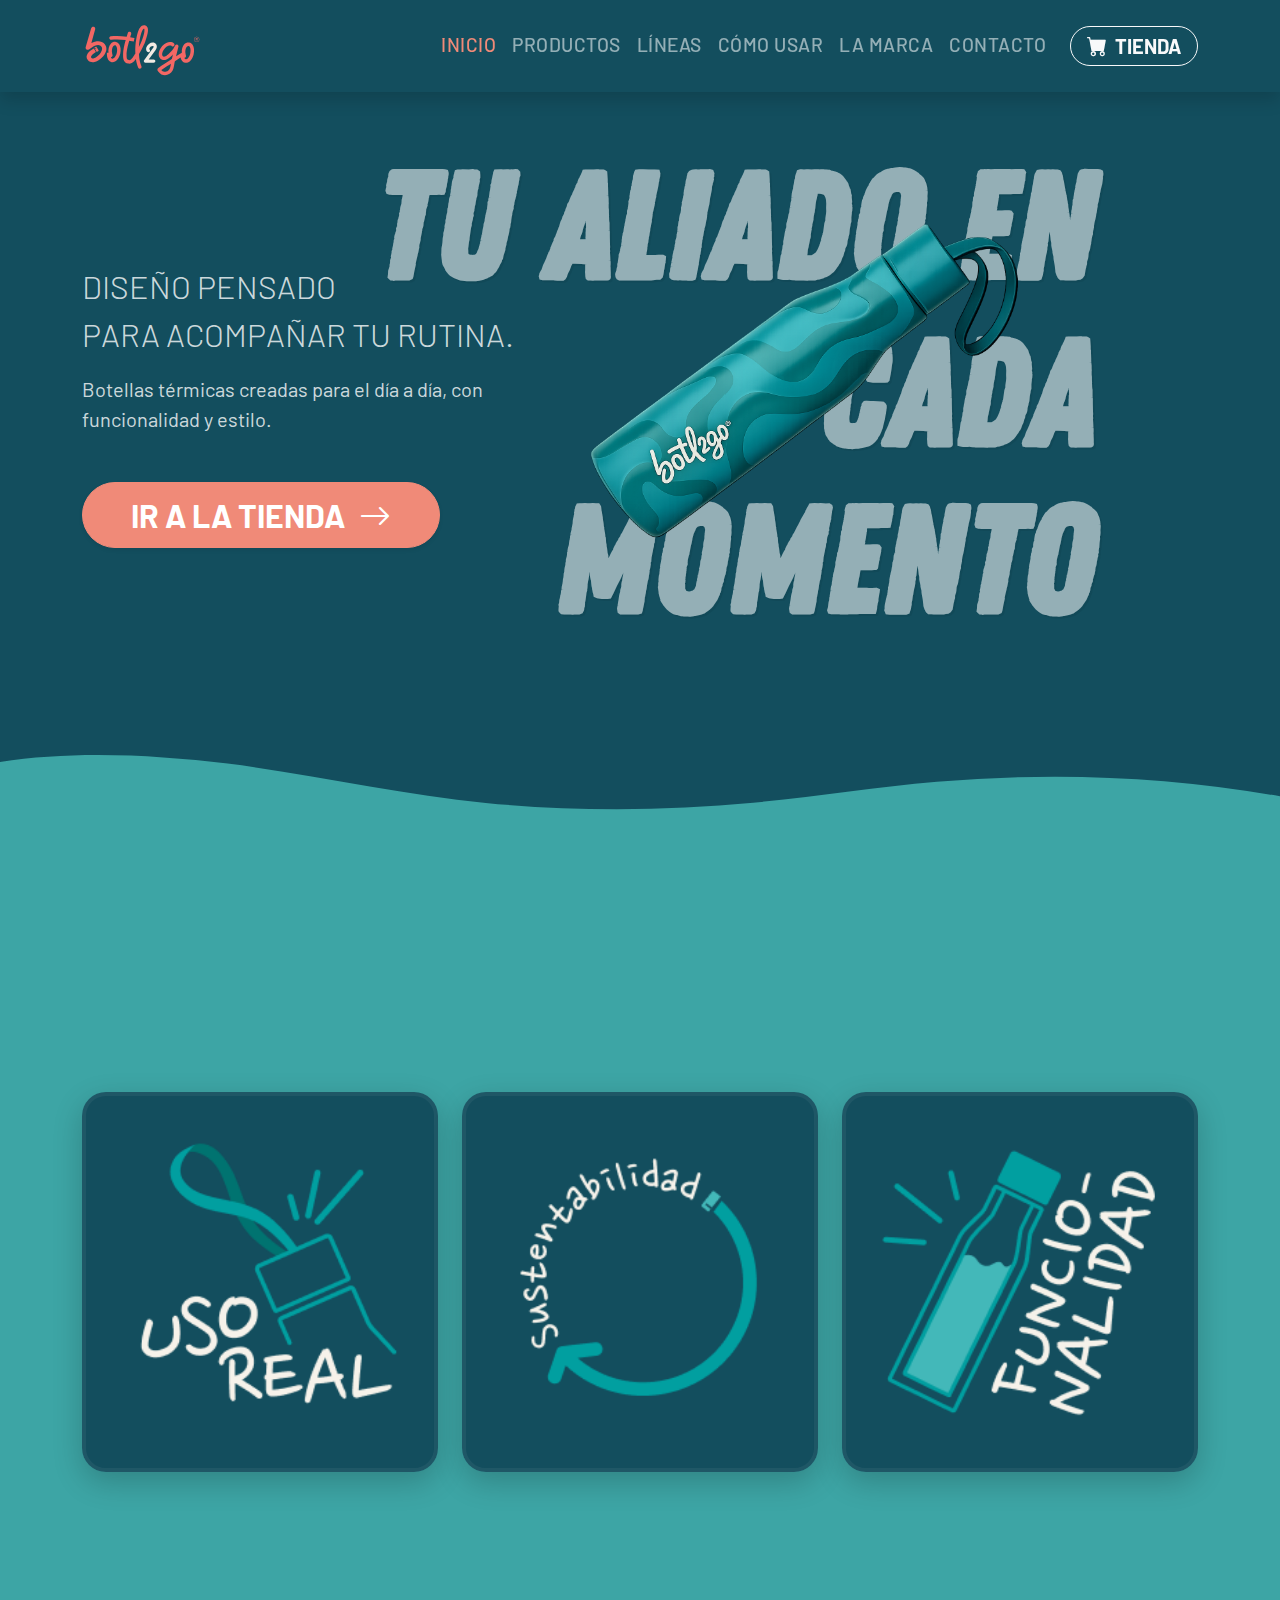
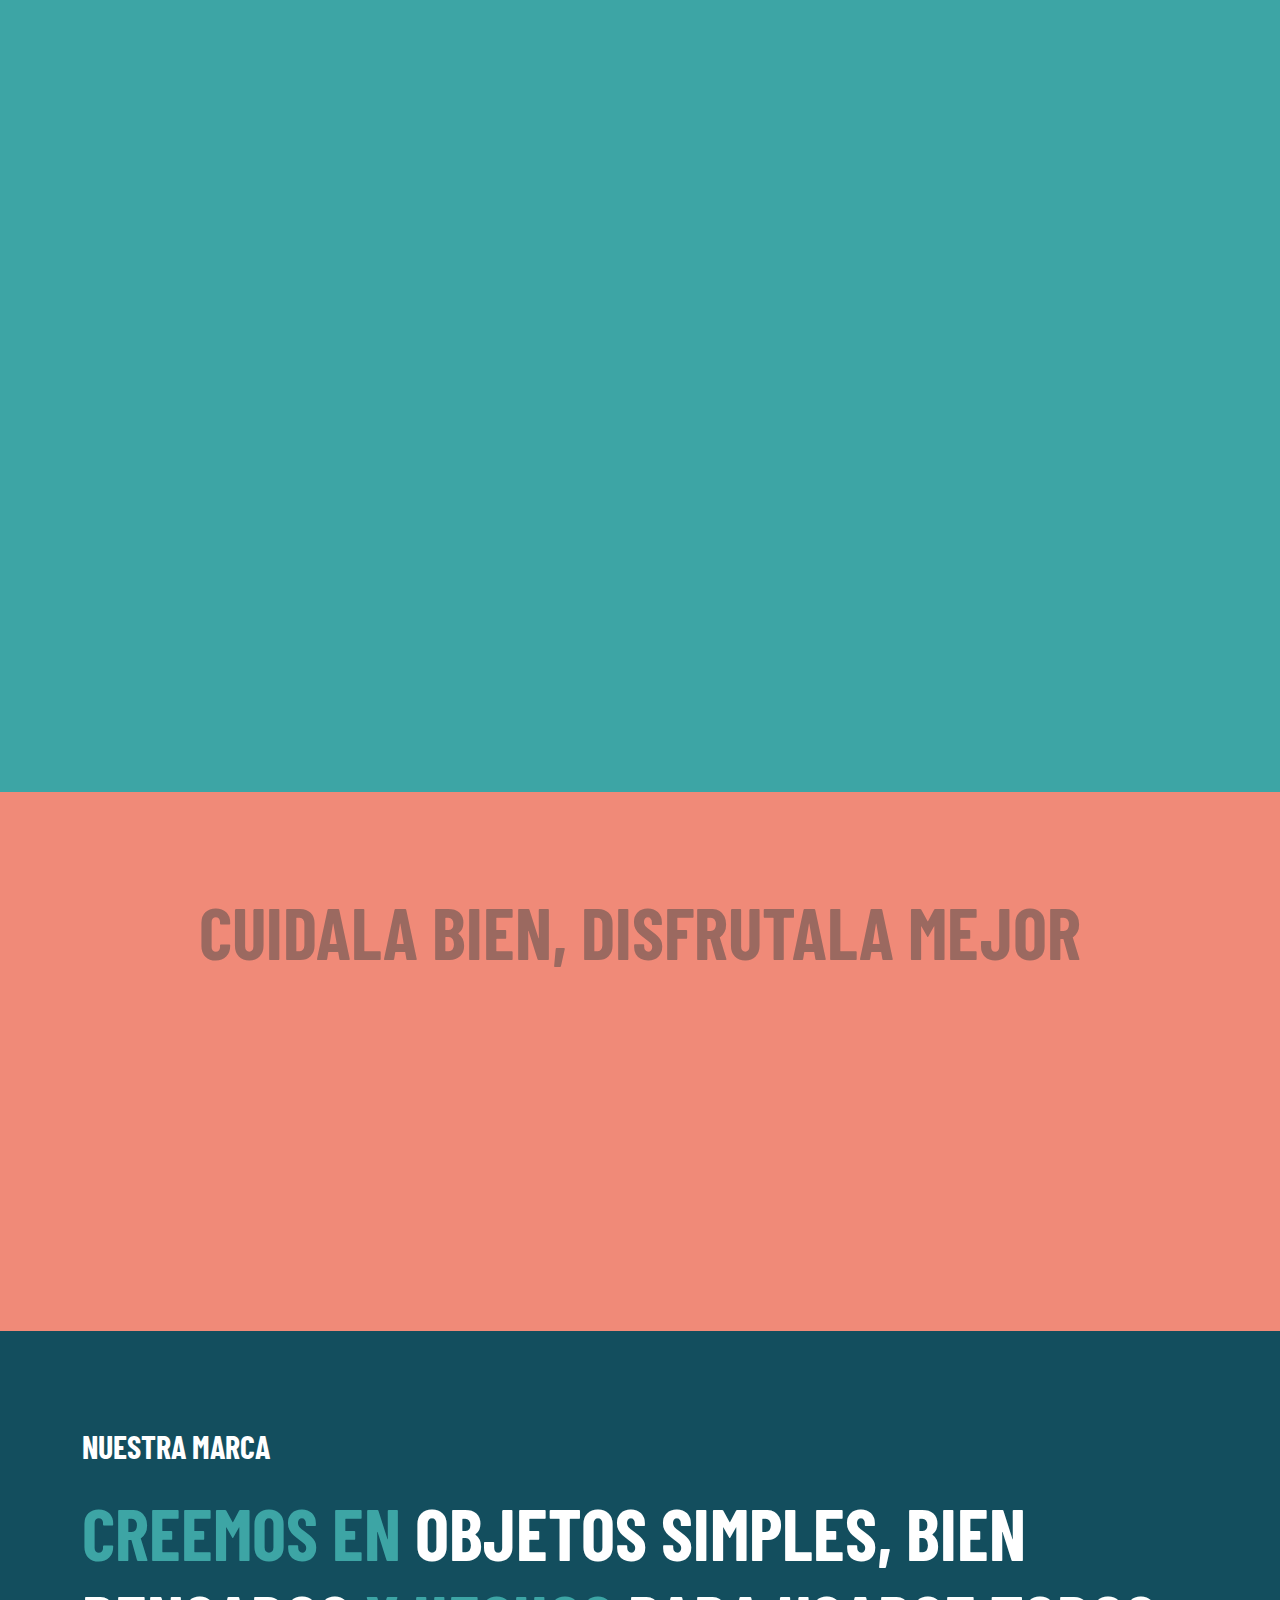
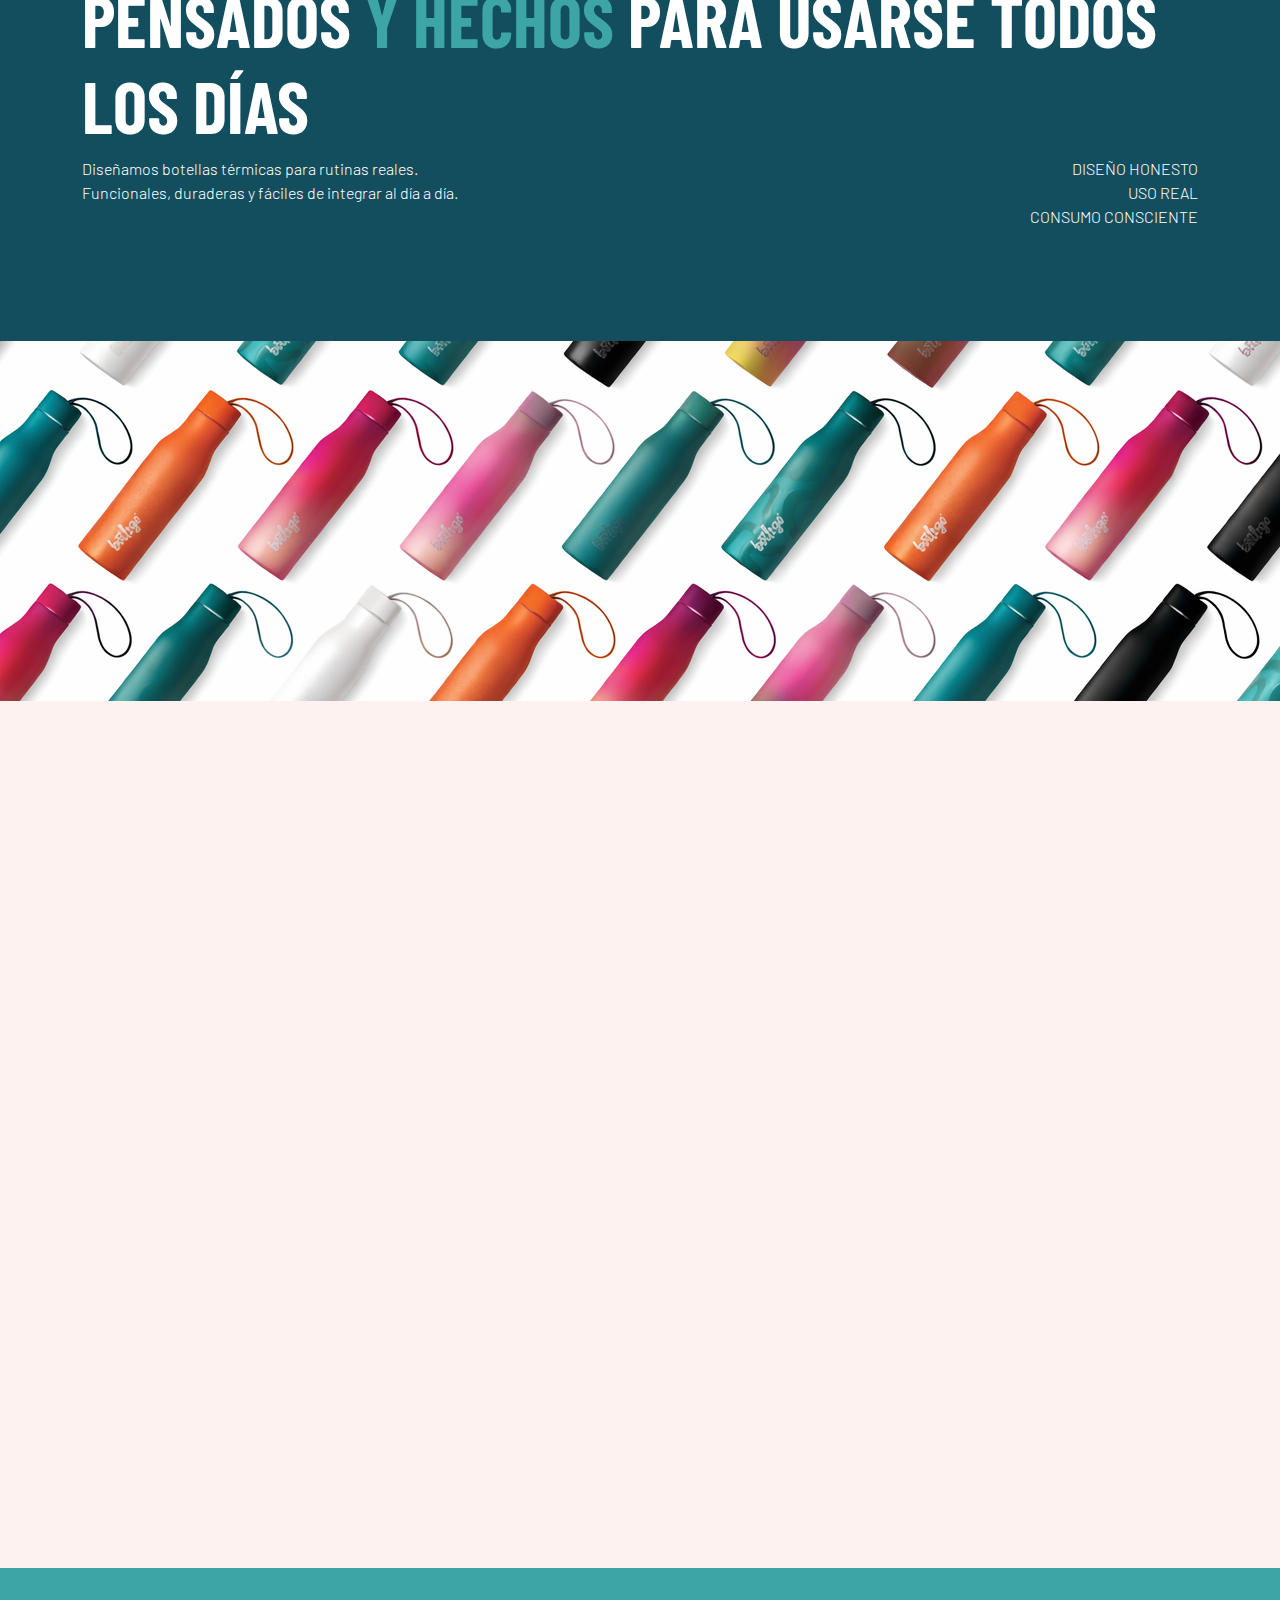
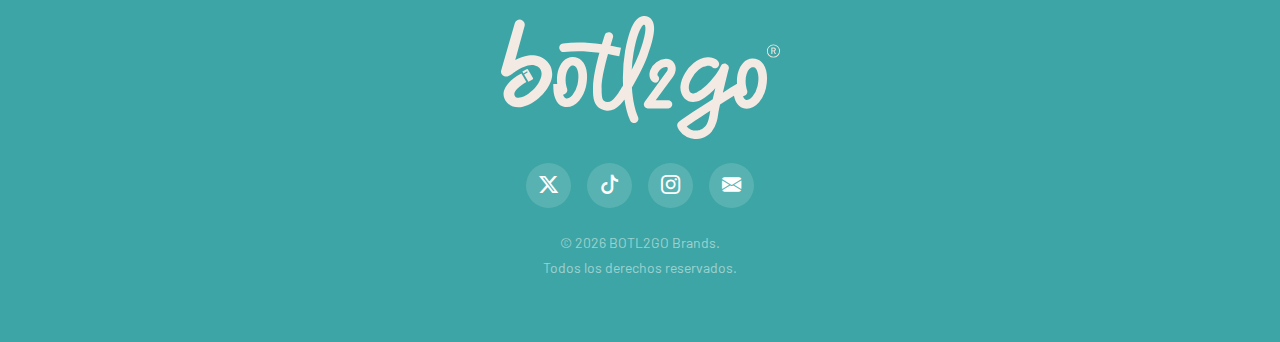
<file: index.html>
<!DOCTYPE html>
<html lang="es">
<head>
    <meta charset="UTF-8">
    <meta name="viewport" content="width=device-width, initial-scale=1.0">
    <title>Botl2go – Botellas térmicas reutilizables de aluminio</title>
    <meta name="description" content="Botellas térmicas de aluminio reutilizables. Diseño, funcionalidad y sustentabilidad para tu rutina diaria. Descubrí Botl2go." />
    <meta property="og:image" content="img/render_botle2go.png" />
    <meta property="og:image:alt" content="Botella Botl2go principal compartible en redes sociales" />

    <link rel="shortcut icon" href="img/icon.png" type="image/x-icon">

    <!-- Google Fonts -->
    <link rel="preconnect" href="https://fonts.googleapis.com">
    <link rel="preconnect" href="https://fonts.gstatic.com" crossorigin>
    <link href="https://fonts.googleapis.com/css2?family=Fredoka:wght@300;400;600&family=Inter:wght@300;400;600;700&display=swap" rel="stylesheet">
    
    <!-- Bootstrap -->
    <link href="https://cdn.jsdelivr.net/npm/bootstrap@5.3.0/dist/css/bootstrap.min.css" rel="stylesheet">
    
    <!-- Bootstrap Icons -->
    <link rel="stylesheet" href="https://cdn.jsdelivr.net/npm/bootstrap-icons@1.11.0/font/bootstrap-icons.css">
    
    <!-- Custom CSS -->
    <link rel="stylesheet" href="css/style.css">
</head>
<body data-bs-spy="scroll" data-bs-target="#mainNavbar" data-bs-offset="100" tabindex="0">

    <!-- 1. Header / Navegación -->
    <nav id="mainNavbar" class="navbar navbar-expand-lg fixed-top navbar-dark bg-brand-dark shadow">
        <div class="container">
            <a class="navbar-brand font-display fw-bold fs-1" href="/">
                <img src="img/logo_blanco-rojo.svg" class="" width="120"  alt="Bot2go.com Logo">
            </a>
            <button class="navbar-toggler" type="button" data-bs-toggle="collapse" data-bs-target="#navbarNav" aria-controls="navbarNav" aria-expanded="false" aria-label="Toggle navigation">
                <span class="navbar-toggler-icon"></span>
            </button>
            <div class="collapse navbar-collapse justify-content-end" id="navbarNav">
                <ul class="navbar-nav align-items-center">
                    <li class="nav-item">
                        <a class="nav-link" href="#inicio">Inicio</a>
                    </li>
                    <li class="nav-item">
                        <a class="nav-link" href="#productos">Productos</a>
                    </li>
                    <li class="nav-item">
                        <a class="nav-link" href="#linesSection">Líneas</a>
                    </li>
                    <li class="nav-item">
                        <a class="nav-link" href="#uso">Cómo usar</a>
                    </li>
                    <li class="nav-item">
                        <a class="nav-link" href="#marca">La marca</a>
                    </li>
                    <li class="nav-item">
                        <a class="nav-link" href="#contacto">Contacto</a>
                    </li>
                    <li class="nav-item ms-lg-3 mt-3 mt-lg-0">
                        <a href="https://botl2go.mitiendanube.com/productos/" target="_blank" class="btn btn-outline-light btn-sm rounded-pill px-3 d-flex align-items-center gap-2 fw-bold fs-5 text-uppercase">
                            <i class="bi bi-cart-fill"></i> Tienda
                        </a>
                    </li>
                </ul>
            </div>
        </div>
    </nav>

    <!-- 2. Hero / Inicio -->

    <section id="inicio" class="section-hero d-flex align-items-center bg-brand-dark text-white position-relative overflow-hidden">
        <div class="container position-relative z-2">
            <div class="row align-items-center py-5">
                <div class="col-lg-5 order-2 order-lg-1 animate-fade-up my-0">
                    <h1 class="d-none"> <!-- text hidden --> Botellas y vasos térmicos reutilizables para el uso diario
                    </h1>
                    <p class="lead fs-2 text-uppercase text-light-opacity mb-3 pt-0">
                        Diseño pensado <br>para acompañar tu rutina.
                    </p>
                    <p class="mb-5 text-light-opacity max-w-md fs-5 pe-5">
                        Botellas térmicas creadas para el día a día, con funcionalidad y estilo.

                    </p>
                    <a href="https://botl2go.mitiendanube.com/productos/" target="_blank" class="btn btn-brand-accent btn-lg rounded-pill px-5 fs-2 fw-bold shadow-sm hover-scale text-uppercase">
                        Ir a la Tienda <i class="bi bi-arrow-right ms-2"></i>
                    </a>
                </div>
                <div class="col-lg-6 order-1 order-lg-2 text-center position-relative py-5 mb-md-5 mb-0 animate-fade-in">
                    
                    <!-- Decorative circle -->
                    <img src="img/render_botle2go.png" alt="Botella térmica Botl2go de aluminio destacada en fondo limpio" class="img-fluid hero-image drop-shadow">
                </div>
            </div>
            <div class="heroHeader font-hero fw-bold mb-4 position-absolute text-uppercase w-100 text-right d-none d-lg-block">
                Tu aliado en <br>cada <br>momento
            </div>
        </div>
        <!-- Wave Divider -->
        <div class="custom-shape-divider-bottom-1680000000">
            <svg data-name="Layer 1" xmlns="http://www.w3.org/2000/svg" viewBox="0 0 1200 120" preserveAspectRatio="none">
                <path d="M321.39,56.44c58-10.79,114.16-30.13,172-41.86,82.39-16.72,168.19-17.73,250.45-.39C823.78,31,906.67,72,985.66,92.83c70.05,18.48,146.53,26.09,214.34,3V0H0V27.35A600.21,600.21,0,0,0,321.39,56.44Z" class="shape-fill"></path>
            </svg>
        </div>
    </section>

    <!-- 3. Productos -->
    <section id="productos" class="py-5 bg-brand-primary position-relative">
        <div class="container py-5">
            <div class="text-center mb-5 text-white animate-on-scroll">
                <h2 class="d-none">
                    Botellas térmicas reutilizables diseñadas para el día a día
                </h2>
                <span class="font-display-condensed display-1 text-uppercase text-brand-dark">Diseñados para el día a día</span>
                <p class="fs-3 font-display fw-normal text-brand-dark opacity-75">Funcionalidad, uso real y sustentabilidad en equilibrio.</p>
            </div>
           
            <div class="row g-4 justify-content-center">
                <!-- Card 1: Funcionalidad -->
                <div class="col-lg-4 col-md-6 fade-in-section delay-100">
                    <div class="flip-card-container">
                        <div class="flip-card-inner">
                            <!-- Front Side -->
                            <div class="flip-card-front d-flex flex-column align-items-center justify-content-center p-4 bg-brand-dark">
                                 <div class="w-100">
                                    <img src="img/icon_usoReal.png" alt="Icon uso real" class="w-100">
                                </div>
                            </div>
                            <!-- Back Side -->
                            <div class="flip-card-back p-4 d-flex flex-column justify-content-center bg-white">
                                <ul class="list-unstyled mb-0 text-start w-100 fs-5">
                                    <li class="mb-3 d-flex align-items-center">
                                        <i class="fas fa-circle text-salmon me-3 small-dot"></i>
                                        <span class="text-dark fw-bold">Fácil de llevar</span>
                                    </li>
                                    <li class="mb-3 d-flex align-items-center">
                                        <i class="fas fa-circle text-salmon me-3 small-dot"></i>
                                        <span class="text-dark">Cómoda de usar</span>
                                    </li>
                                    <li class="d-flex align-items-start">
                                        <i class="fas fa-circle text-salmon me-3 mt-2 small-dot"></i>
                                        <span class="text-dark">Se integra a tu <br><strong>rutina diaria</strong></span>
                                    </li>
                                </ul>
                                <div class="mt-auto pt-3 text-start">
                                    <h4 class="ms-3 fs-1 text-dark-teal text-uppercase fw-bold">Cómoda</h4>
                                </div>
                            </div>
                        </div>
                    </div>
                </div>

                <!-- Card 2: Sustentabilidad -->
                <div class="col-lg-4 col-md-6 fade-in-section delay-100">
                    <div class="flip-card-container">
                        <div class="flip-card-inner">
                            <!-- Front Side -->
                            <div class="flip-card-front d-flex flex-column align-items-center justify-content-center p-4 bg-brand-dark">
                                 <div class="w-100">
                                    <img src="img/Icon_Sustentabilidad.png" alt="Icon uso real" class="w-100">
                                </div>
                            </div>
                            <!-- Back Side -->
                            <div class="flip-card-back p-4 d-flex flex-column justify-content-center bg-white">
                                <ul class="list-unstyled mb-0 text-start w-100 fs-5">
                                    <li class="mb-3 d-flex align-items-center">
                                        <i class="fas fa-circle text-salmon me-3 small-dot"></i>
                                        <span class="text-dark fw-bold">Reutilizable</span>
                                    </li>
                                    <li class="mb-3 d-flex align-items-center">
                                        <i class="fas fa-circle text-salmon me-3 small-dot"></i>
                                        <span class="text-dark">Menos botellas descartables</span>
                                    </li>
                                    <li class="d-flex align-items-start">
                                        <i class="fas fa-circle text-salmon me-3 mt-2 small-dot"></i>
                                        <span class="text-dark">Uso diario, sin desperdicio</span>
                                    </li>
                                </ul>
                                <div class="mt-auto pt-3 text-start">
                                    <h4 class="ms-3 fw-bold fs-1 text-dark-teal text-uppercase">Comprometidos</h4>
                                </div>
                            </div>
                        </div>
                    </div>
                </div>

                <!-- Card 3: Comprometidos (Placeholder for 3rd card from design) -->
                <div class="col-lg-4 col-md-6 fade-in-section delay-100">
                    <div class="flip-card-container">
                        <div class="flip-card-inner">
                            <!-- Front Side -->
                            <div class="flip-card-front d-flex flex-column align-items-center justify-content-center p-4 bg-brand-dark">
                                 <div class="w-100">
                                    <img src="img/icon_Funcionalidad.png" alt="Icon uso real" class="w-100">
                                </div>
                            </div>
                            <!-- Back Side -->
                            <div class="flip-card-back p-4 d-flex flex-column justify-content-center bg-white">
                                <ul class="list-unstyled mb-0 text-start w-100 fs-5">
                                    <li class="mb-3 d-flex align-items-center">
                                        <i class="fas fa-circle text-salmon me-3 small-dot"></i>
                                        <span class="text-dark">Conserva bebidas <strong>frías y calientes por horas</strong></span>
                                    </li>
                                    <li class="mb-3 d-flex align-items-center">
                                        <i class="fas fa-circle text-salmon me-3 small-dot"></i>
                                        <span class="text-dark"><strong>Tapa práctica</strong>, pensada para el uso diario</span>
                                    </li>
                                    <li class="d-flex align-items-start">
                                        <i class="fas fa-circle text-salmon me-3 mt-2 small-dot"></i>
                                        <span class="text-dark fw-bold">Fácil de limpiar</span>
                                    </li>
                                    <li class="d-flex align-items-start">
                                        <i class="fas fa-circle text-salmon me-3 mt-2 small-dot"></i>
                                        <span class="text-dark"><strong>Lista para llevar</strong> a todos lados</span>
                                    </li>
                                </ul>
                                <div class="mt-auto pt-3 text-start">
                                    <h4 class="ms-3 fs-1 fw-bold text-dark-teal text-uppercase">Confiable</h4>
                                </div>
                            </div>
                        </div>
                    </div>
                </div>
            </div>



        </div>
    </section>

    <!-- 4. Líneas de Producto -->

    <section class="lines-section pt-5 bg-brand-primary" id="linesSection">
        <div class="container z-2 mb-5 glass-panel animate-on-scroll">
            <div class="row align-items-center">
                
                <!-- Left Side: Static Text -->
                <div class="col-lg-6 col-md-12 content-left">
                    <h2 class="main-title text-brand-dark text-uppercase font-display-condensed fw-bold display-1 mb-4 lh-1">
                        NUESTRAS<br>LÍNEAS
                    </h2>
                    <p class="fs-4">
                        Botellas y vasos diseñados para acompañar tu día.
                    </p>
                    <a class="btn btn-brand-dark btn-lg rounded-pill px-5 fs-2 fw-bold shadow-sm hover-scale text-uppercase font-display-condensed" href="https://botl2go.mitiendanube.com/productos/" target="_blank">
                        IR A LA TIENDA
                    </a>
                </div>

                <!-- Right Side: Vertical Carousel -->
                <div class="col-lg-6 col-md-12">
                    <div class="carousel-wrapper">
                        <!-- Controls -->
                        <div class="nav-arrow nav-up text-brand-primary" id="btnUp">
                            <i class="bi bi-chevron-up text-brand-dark display-3"></i>
                        </div>
                        <div class="nav-arrow nav-down text-brand-primary" id="btnDown">
                            <i class="bi bi-chevron-down text-brand-dark display-3"></i>
                        </div>

                        <!-- Track -->
                        <div class="carousel-track" id="track">
                            <!-- Items Injected via JS -->
                        </div>
                    </div>
                </div>

            </div>
        </div>
    </section>



    <!-- 5. Cómo usar -->
    <section id="uso" class="py-5 bg-brand-accent text-brand-dark">

                <!-- SVG Separator Top -->
        <div class="position-absolute top-0 start-0 w-100 overflow-hidden">
            <svg data-name="Layer 1" xmlns="http://www.w3.org/2000/svg" viewBox="0 0 1200 120" preserveAspectRatio="none" style="position: relative; display: block; width: calc(100% + 1.3px); height: 50px;">
                <path d="M1200 120L0 16.48 0 0 1200 0 1200 120z" class="fill-brand-dark"></path>
            </svg>
        </div>


        <div class="container pt-5">
            <h2 class="text-center font-display-condensed fw-bold display-2 text-brand-accent-dark mb-5 text-uppercase">Cuidala bien, disfrutala mejor</h2>
            
            <div class="row g-5 position-relative text-brand-accent-dark">
                <!-- Line connector for desktop 
                <div class="d-none d-md-block position-absolute top-50 start-0 w-100 border-top border-2 border-white opacity-50 z-0" style="transform: translateY(-50%);"></div>-->

                <!-- Step 1 -->
                <div class="col-md-4 text-center position-relative z-1 animate-on-scroll text-brand-accent-dark">
                    <div class="">
                        <img src="img/logo_limpieza.svg" class="mb-2" alt="Paso 1: lavar la botella antes del primer uso"
>
                    </div>
                    <h3 class="fw-bold">Lavar antes de usar</h3>
                    <p class="px-lg-4 fs-5">Lavá tu botella con agua tibia y jabón neutro antes del primer uso.</p>
                </div>

                <!-- Step 2 -->
                <div class="col-md-4 text-center position-relative z-1 animate-on-scroll text-brand-accent-dark" style="animation-delay: 0.1s;">
                    <div class="">
                        <img src="img/logo_cierre.svg" alt="Paso 2: cerrar correctamente la botella Botl2go" class="">
                    </div>
                    <h3 class="fw-bold">Cerrá correctamente</h3>
                    <p class="px-lg-4 fs-5">Asegurate de enroscar la tapa hasta el final para mantener la temperatura.</p>
                </div>

                <!-- Step 3 -->
                <div class="col-md-4 text-center position-relative z-1 animate-on-scroll" style="animation-delay: 0.2s;">
                    <div class="">
                        <img src="img/logo_guardado.svg" alt="Paso 3: guardar la botella térmica Botl2go destapada">
                    </div>
                    <h3 class="fw-bold">Guardala destapada</h3>
                    <p class="px-lg-4 fs-5">Para evitar olores, guardala siempre sin la tapa cuando no la uses.</p>
                </div>
            </div>
        </div>
    </section>

    <!-- 6. Nuestra marca -->
    <section id="marca" class="py-5 bg-brand-dark text-white">


        <div class="container py-5">
            <h2 class="font-display-condensed display-7 fw-bold mb-4 text-white text-uppercase">Nuestra Marca</h2>
            <h3 class="display-2 font-display-condensed text-uppercase">
                <span class="text-brand-primary">Creemos en </span>objetos simples, bien pensados <span class="text-brand-primary">y hechos</span> para usarse todos los días
            </h3>
            <div class="row">
                <div class="col-6">
                    <p class="lead fs-6">
                        Diseñamos botellas térmicas para rutinas reales.
                        <br>
                        Funcionales, duraderas y fáciles de integrar al día a día.
                    </p>
                </div>
                <div class="col-1"></div>
                <div class="col-5">
                    <p class="lead text-end fs-6">
                        DISEÑO HONESTO <br>
                        USO REAL <br>
                        CONSUMO CONSCIENTE
                    </p>
                </div>
            </div>
            <!--  
            <div class="row gx-5 align-items-center mb-5">
                <div class="col-lg-6 mb-5 mb-lg-0 animate-on-scroll">
                    <div class="lead text-light-opacity">
                        <p class="mb-3">
                            En <strong class="text-white">Botl2go</strong> creemos en objetos simples, bien pensados y hechos para usarse todos los días.
                        </p>
                        <p class="mb-3">
                            Diseñamos botellas térmicas que acompañan rutinas reales, poniendo el foco en la funcionalidad, el diseño honesto y el consumo consciente.
                        </p>
                        
                    </div>
                </div>
                <div class="col-lg-6 animate-on-scroll">
                    <p class="lead">
                            Elegir una botella reutilizable no es un gesto grandilocuente: es una decisión cotidiana que reduce descartables y apuesta por productos pensados para durar.
                        </p>
                </div>
            </div>-->
            <!-- Brand Values Grid 
            <div class="row g-4 mt-4">
                <div class="col-md-6 col-lg-3 animate-on-scroll">
                    <div class="p-4 rounded-4 border border-secondary border-opacity-25 h-100 bg-white bg-opacity-10 hover-bg-opacity">
                        <div class="text-brand-accent mb-3 bg-white bg-opacity-10 rounded-circle d-inline-flex p-3">
                            <img src="img/logo_disenoConSentido_2.svg" alt="Detalles de diseño de las botellas Botl2go en contexto de marca"
>
                        </div>
                        <h4 class="h5 fw-bold">Diseño con propósito</h4>
                        <p class="small text-light-opacity mb-0">Cada decisión de diseño responde a una función. Nada está de más.</p>
                    </div>
                </div>
                <div class="col-md-6 col-lg-3 animate-on-scroll" style="animation-delay: 0.1s;">
                    <div class="p-4 rounded-4 border border-secondary border-opacity-25 h-100 bg-white bg-opacity-10 hover-bg-opacity">
                        <div class="text-brand-accent mb-3 bg-white bg-opacity-10 rounded-circle d-inline-flex p-3">
                            <img src="img/logo_calidad.svg" alt="Detalles de diseño de las botellas Botl2go en contexto de marca"
>
                        </div>
                        <h4 class="h5 fw-bold">Materiales y procesos</h4>
                        <p class="small text-light-opacity mb-0">Terminaciones elegidas con criterio para durabilidad extrema.</p>
                    </div>
                </div>
                <div class="col-md-6 col-lg-3 animate-on-scroll" style="animation-delay: 0.2s;">
                    <div class="p-4 rounded-4 border border-secondary border-opacity-25 h-100 bg-white bg-opacity-10 hover-bg-opacity">
                        <div class="text-brand-accent mb-3 bg-white bg-opacity-10 rounded-circle d-inline-flex p-3">
                            <img src="img/logo_uso_2.svg" alt="Detalles de diseño de las botellas Botl2go en contexto de marca"
>
                        </div>
                        <h4 class="h5 fw-bold">ECO / Reutilización</h4>
                        <p class="small text-light-opacity mb-0">Promovemos el uso de productos reutilizables como alternativa.</p>
                    </div>
                </div>
                <div class="col-md-6 col-lg-3 animate-on-scroll" style="animation-delay: 0.3s;">
                    <div class="p-4 rounded-4 border border-secondary border-opacity-25 h-100 bg-white bg-opacity-10 hover-bg-opacity">
                        <div class="text-brand-accent mb-3 bg-white bg-opacity-10 rounded-circle d-inline-flex p-3">
                            <img src="img/logo_funcionalidad_2.svg" alt="Detalles de diseño de las botellas Botl2go en contexto de marca"
>
                        </div>
                        <h4 class="h5 fw-bold">Uso real y cotidiano</h4>
                        <p class="small text-light-opacity mb-0">Pensamos productos para rutinas reales, no para vitrinas.</p>
                    </div>
                </div>
            </div>-->
        </div>
    </section>

    <!-- 7. Contacto -->
    <section id="contacto" class="pb-5 bg-brand-light position-relative">
        <!-- SVG Separator Top 
        <div class="position-absolute top-0 start-0 w-100 overflow-hidden" style="line-height: 0;">
            <svg data-name="Layer 1" xmlns="http://www.w3.org/2000/svg" viewBox="0 0 1200 120" preserveAspectRatio="none" style="position: relative; display: block; width: calc(100% + 1.3px); height: 50px;">
                <path d="M1200 120L0 16.48 0 0 1200 0 1200 120z" class="fill-brand-dark"></path>
            </svg>
        </div>-->

        <div class="contactHead mt-0"></div>

        <div class="container pb-5 position-relative z-1">
            <div class="row justify-content-center">
                <div class="col-lg-8 animate-on-scroll">
                    <div class="titleSection text-center mb-5 pt-4">
                        <h3 class="font-display-condensed text-uppercase fw-bold display-1 text-brand-dark">Contactanos</h3>
                        <p class="text-brand-primary fs-4 fst-italic d-none">También podes encontrarnos en redes</p>
                    </div>

                    <div class="card shadow-xl border-0 rounded-4 overflow-hidden">
                        <!-- borde Card Header 
                        <div class="card-header bg-brand-accent h-2 border-0 p-1"></div>-->
                        <div class="card-body p-4 p-md-5 bg-white">
                            
                            <!-- Success Message (Hidden by default) -->
                            <div id="successMessage" class="text-center py-5 d-none">
                                <i class="bi bi-check-circle-fill text-success display-1 mb-3"></i>
                                <h3 class="fw-bold text-brand-dark">¡Mensaje Enviado!</h3>
                                <p class="text-secondary">Gracias por contactarnos. Te responderemos a la brevedad.</p>
                                <button type="button" class="btn btn-link text-brand-primary fw-bold mt-3" onclick="resetForm()">Enviar otro mensaje</button>
                            </div>

                            <!-- Form -->
                            <form id="contactForm" novalidate>
                                <div class="mb-3">
                                    <label for="nombre" class="form-label fw-bold text-secondary">Nombre</label>
                                    <input type="text" class="form-control form-control-lg bg-light" id="nombre" placeholder="Tu nombre completo" required>
                                    <div class="invalid-feedback">El nombre es obligatorio.</div>
                                </div>
                                
                                <div class="row mb-3">
                                    <div class="col-md-6">
                                        <label for="email" class="form-label fw-bold text-secondary">Email</label>
                                        <input type="email" class="form-control form-control-lg bg-light" id="email" placeholder="hola@ejemplo.com" required>
                                        <div class="invalid-feedback">Ingresá un email válido.</div>
                                    </div>
                                    <div class="col-md-6 mt-3 mt-md-0">
                                        <label for="lugar" class="form-label fw-bold text-secondary">Lugar / Procedencia</label>
                                        <input type="text" class="form-control form-control-lg bg-light" id="lugar" placeholder="Ciudad, País">
                                    </div>
                                </div>

                                <div class="mb-4">
                                    <label for="mensaje" class="form-label fw-bold text-secondary">Mensaje</label>
                                    <textarea class="form-control form-control-lg bg-light" id="mensaje" rows="4" placeholder="¿Qué quieres contarnos?" required></textarea>
                                    <div class="invalid-feedback">Por favor escribí un mensaje.</div>
                                </div>

                                <div class="d-grid">
                                    <button type="submit" class="btn btn-brand-accent text-white btn-lg fw-bold py-3 shadow-sm hover-scale d-flex justify-content-center align-items-center gap-2">
                                        Enviar Mensaje <i class="bi bi-send-fill"></i>
                                    </button>
                                </div>
                            </form>
                        </div>
                    </div>
                </div>
            </div>
        </div>
    </section>

    <!-- 8. Footer -->
    <footer class="bg-brand-primary text-white py-5">
        <div class="container text-center">
            <h2 class="font-display fw-bold display-4 mb-4">
                <img src="img/logo_blanco.svg" class="w-25" alt="Botl2go Logo version blanco">
            </h2>

            <div class="d-flex justify-content-center gap-3 mb-4">
                <a href="#" class="social-icon-btn"><i class="bi bi-twitter-x"></i></a>
                <a href="#" class="social-icon-btn"><i class="bi bi-tiktok"></i></a>
                <a href="#" class="social-icon-btn"><i class="bi bi-instagram"></i></a>
                <a href="mailto:marketing@botl2go.com" class="social-icon-btn"><i class="bi bi-envelope-fill"></i></a>
            </div>

            <div class="small text-white-50">
                <p class="mb-1">© 2026 BOTL2GO Brands.</p>
                <p>Todos los derechos reservados.</p>
            </div>
        </div>
    </footer>
    
    <script src="js/schema.js" type="application/ld+json"></script>
    <!-- Bootstrap JS Bundle -->
    <script src="https://cdn.jsdelivr.net/npm/bootstrap@5.3.0/dist/js/bootstrap.bundle.min.js"></script>
    <!-- vertical carousel -->
    <script src="js/verticalCarousel.js"></script>
    <!-- Custom JS -->
    <script src="js/script.js"></script>
</body>
</html>
</file>
<file: css/style.css>
/* Tipografías */
@import url('https://fonts.googleapis.com/css2?family=Barlow:wght@300;400;600;700&display=swap');
@import url('https://fonts.googleapis.com/css2?family=Barlow+Condensed:wght@300;400;600;700&display=swap');

/* carousel Seccion Nuestras Líneas */
@import url('carousel_lineas.css');

@font-face {
    font-family: "ZingRust" ;
    src: url("fonts/ZingRustDemo-Base.otf");
}
@font-face {
    font-family: "ZingRustD2" ;
    src: url("fonts/ZingRustD2Demo-Base.otf");
}
/* Variables de Marca */
:root {
    --brand-dark: #134e5e;
    --brand-primary: #3da5a5;
    --brand-accent: #f08a78;
    --brand-accent-dark: #9b6960;
    --brand-light: #fdf2f0;
}


body {
    font-family: 'Barlow', sans-serif;
    color: var(--brand-dark);
}
.font-hero{
    font-family: "ZingRust";
}
.font-display {
    font-family: "Barlow";
    font-weight: bold;
}
.font-display-condensed {
    font-family: "Barlow Condensed", sans-serif;
    font-weight: bold;
}
.titleSection h3{
    font-size: 8em;
}
/* Colores Personalizados */
.bg-brand-dark { background-color: var(--brand-dark) !important; }
.bg-brand-primary { background-color: var(--brand-primary) !important; }
.bg-brand-accent { background-color: var(--brand-accent) !important; }
.bg-brand-light { background-color: var(--brand-light) !important; }

/* color textos personalizados */
.text-brand-dark { color: var(--brand-dark) !important; }
.text-brand-primary { color: var(--brand-primary) !important; }
.text-brand-accent { color: var(--brand-accent) !important; }
.text-brand-accent-dark { color: var(--brand-accent-dark) !important; }
.text-light-opacity { color: rgba(255, 255, 255, 0.8); }

.fill-brand-primary { fill: var(--brand-primary); }
.fill-brand-dark { fill: var(--brand-dark); }

/* Utilidades Extra */
.fs-7 { font-size: 0.85rem; }

/* Botones */
.btn-brand-accent {
    background-color: var(--brand-accent);
    border-color: var(--brand-accent);
    color: white;
    transition: all 0.3s ease;
}
.btn-brand-accent:hover,.btn-brand-accent:active {
    background-color: #e0705d;
    border-color: #e0705d;
    color: white;
    transform: translateY(-2px);
}
.btn-brand-dark {
    background-color: var(--brand-dark);
    border-color: var(--brand-dark);
    color: white;
    transition: all 0.3s ease;
}
.btn-brand-dark:hover,.btn-brand-dark:active{
    background-blend-mode: soft-light;
    color: white;
    transform: translateY(-2px);
}

.hover-scale:hover {
    transform: scale(1.05);
}

/* Navbar */
.navbar {
    transition: all 0.3s ease;
}
.nav-link {
    font-weight: 500;
    letter-spacing: 0.5px;
    text-transform: uppercase;
    font-size: 1.2rem;
}
.nav-link:hover, .nav-link.active {
    color: var(--brand-accent) !important;
}

/* Hero Section */
#inicio .row {
    min-height: 90vh !important;
}
.hero-section {
    min-height: 100vh;
    background-color: var(--primary-bg);
    overflow: hidden;
    padding-top: 80px; /* Space for navbar */
    position: relative;
}
.heroHeader{
    font-size: 9.5em;
    line-height: 1.1;
     /* Grunge texture effect via mask or text-shadow simulation */
    text-shadow: 2px 2px 0px rgba(0,0,0,0.1);
    opacity: 0.55;
    top: 18%;
    right: 10%;
    text-align: right;
    z-index: -1;
}

.hero-image {
    z-index: 10;
    position: relative;
    left: -7%;
    width: 90%;
    /* Rotation animation on load 
    animation: float 7s ease-in-out infinite;*/
}

.blob-bg {
    position: absolute;
    top: 50%;
    left: 50%;
    transform: translate(-50%, -50%);
    width: 400px;
    height: 400px;
    background-color: var(--brand-primary);
    border-radius: 50%;
    opacity: 0.2;
    filter: blur(60px);
    z-index: 0;
}

/* Separadores SVG */
.custom-shape-divider-bottom-1680000000 {
    position: absolute;
    bottom: 0;
    left: 0;
    width: 100%;
    overflow: hidden;
    line-height: 0;
    transform: rotate(180deg);    
}
.custom-shape-divider-bottom-1680000000 svg {
    position: relative;
    display: block;
    width: calc(100% + 1.3px);
    height: 60px;
}
.shape-fill {
    fill: var(--brand-primary);
}

/* Cards */
.hover-lift {
    transition: transform 0.3s ease, box-shadow 0.3s ease;
}
.hover-lift:hover {
    transform: translateY(-10px);
    box-shadow: 0 1rem 3rem rgba(0,0,0,.175)!important;
}

/* Flip Cards */
.flip-card-container {
    background-color: transparent;
    height: 380px;
    perspective: 1000px;
    cursor: pointer;
}
.flip-card-inner {
    position: relative;
    width: 100%;
    height: 100%;
    text-align: center;
    transition: transform 0.8s;
    transform-style: preserve-3d;
    box-shadow: 0 10px 30px rgba(0,0,0,0.2);
    border-radius: 24px; /* Specific rounded corners from image */
}
/*.flip-card-container:hover .flip-card-inner, 
.flip-card-container.hover .flip-card-inner {
     Optional hover flip, JS handles click
} */
.flip-card-inner.flipped {
    transform: rotateY(180deg);
}

.flip-card-front, .flip-card-back {
    position: absolute;
    width: 100%;
    height: 100%;
    -webkit-backface-visibility: hidden;
    backface-visibility: hidden;
    border-radius: 24px;
    overflow: hidden;
}

.flip-card-front {
    background-color: var(--dark-card-bg);
    color: white;
    /* Border from image style */
    border: 4px solid rgba(255,255,255,0.05);
}

.flip-card-back {
    background-color: var(--cream);
    color: var(--text-dark);
    transform: rotateY(180deg);
    border: none;
}
.small-dot { font-size: 0.6rem; }

.transform-rotate-neg { transform: rotate(-8deg); }



/* Lineas Productos - Selector */
.glass-panel {
    background: rgba(255, 255, 255, 0.1);
    backdrop-filter: blur(10px);
    -webkit-backdrop-filter: blur(10px);
    border: 1px solid rgba(255, 255, 255, 0.2);
    /* overflow-y: hidden; */
}

#productLineSelector .btn.active {
    background-color: white;
    color: var(--brand-primary);
    box-shadow: 0 4px 6px rgba(0,0,0,0.1);
    transform: scale(1.05);
}

.content-item {
    animation: fadeIn 0.5s ease-in-out;
}

.pulse-animation {
    animation: pulse 3s infinite;
}
#linesSection{
    /* height: 70vh; */
    padding-bottom: 6em !important;
}


/* Footer Socials */
.social-icon-btn {
    display: flex;
    align-items: center;
    justify-content: center;
    width: 45px;
    height: 45px;
    border-radius: 50%;
    background-color: rgba(255,255,255,0.15);
    color: white;
    transition: all 0.3s ease;
    text-decoration: none;
    font-size: 1.2rem;
}
.social-icon-btn:hover {
    background-color: white;
    color: var(--brand-primary);
    transform: translateY(-3px);
}


/* Contact */
.contactHead{
    background: url("../img/Bottle_group_03_D.png");
    /* background-size: cover; */
    background-position: center;
    height: 40vh;
}

/* Animations */
@keyframes float {
    0% { transform: translateY(0px) rotate(0deg); }
    50% { transform: translateY(-20px) rotate(2deg); }
    100% { transform: translateY(0px) rotate(0deg); }
}

@keyframes pulse {
    0% { box-shadow: 0 0 0 0 rgba(255, 255, 255, 0.7); }
    70% { box-shadow: 0 0 0 15px rgba(255, 255, 255, 0); }
    100% { box-shadow: 0 0 0 0 rgba(255, 255, 255, 0); }
}

@keyframes fadeIn {
    from { opacity: 0; transform: translateY(10px); }
    to { opacity: 1; transform: translateY(0); }
}

/* Scroll Animation Helper Classes */
.animate-on-scroll {
    opacity: 0;
    transform: translateY(30px);
    transition: opacity 0.8s ease-out, transform 0.8s ease-out;
}
.animate-on-scroll.is-visible {
    opacity: 1;
    transform: translateY(0);
}

/* Inputs form */
.form-control:focus {
    border-color: var(--brand-primary);
    box-shadow: 0 0 0 0.25rem rgba(61, 165, 165, 0.25);
}

.hover-bg-opacity:hover {
    background-color: rgba(255,255,255,0.15) !important;
    transition: background-color 0.3s ease;
}


/* MediaQueries */

@media (max-width: 1024px) {
    .heroHeader {
        font-size: 7em;
        top: 15%;
        right: 5%;
    }
    #inicio .row {
        min-height: auto !important;
    }
    .hero-image {
        left: -5%;
        width: 95%;
    }
    .titleSection h3 {
        font-size: 4em;
    }

    /* Lineas */
    .glass-panel {
        background: none;
        }

    /* Contacto  */
    .contactHead{
    /* background: url("../img/Bottle_group_03_B.jpg"); */
    background-size: cover;
    height: 12vh;
}
}
</file>
